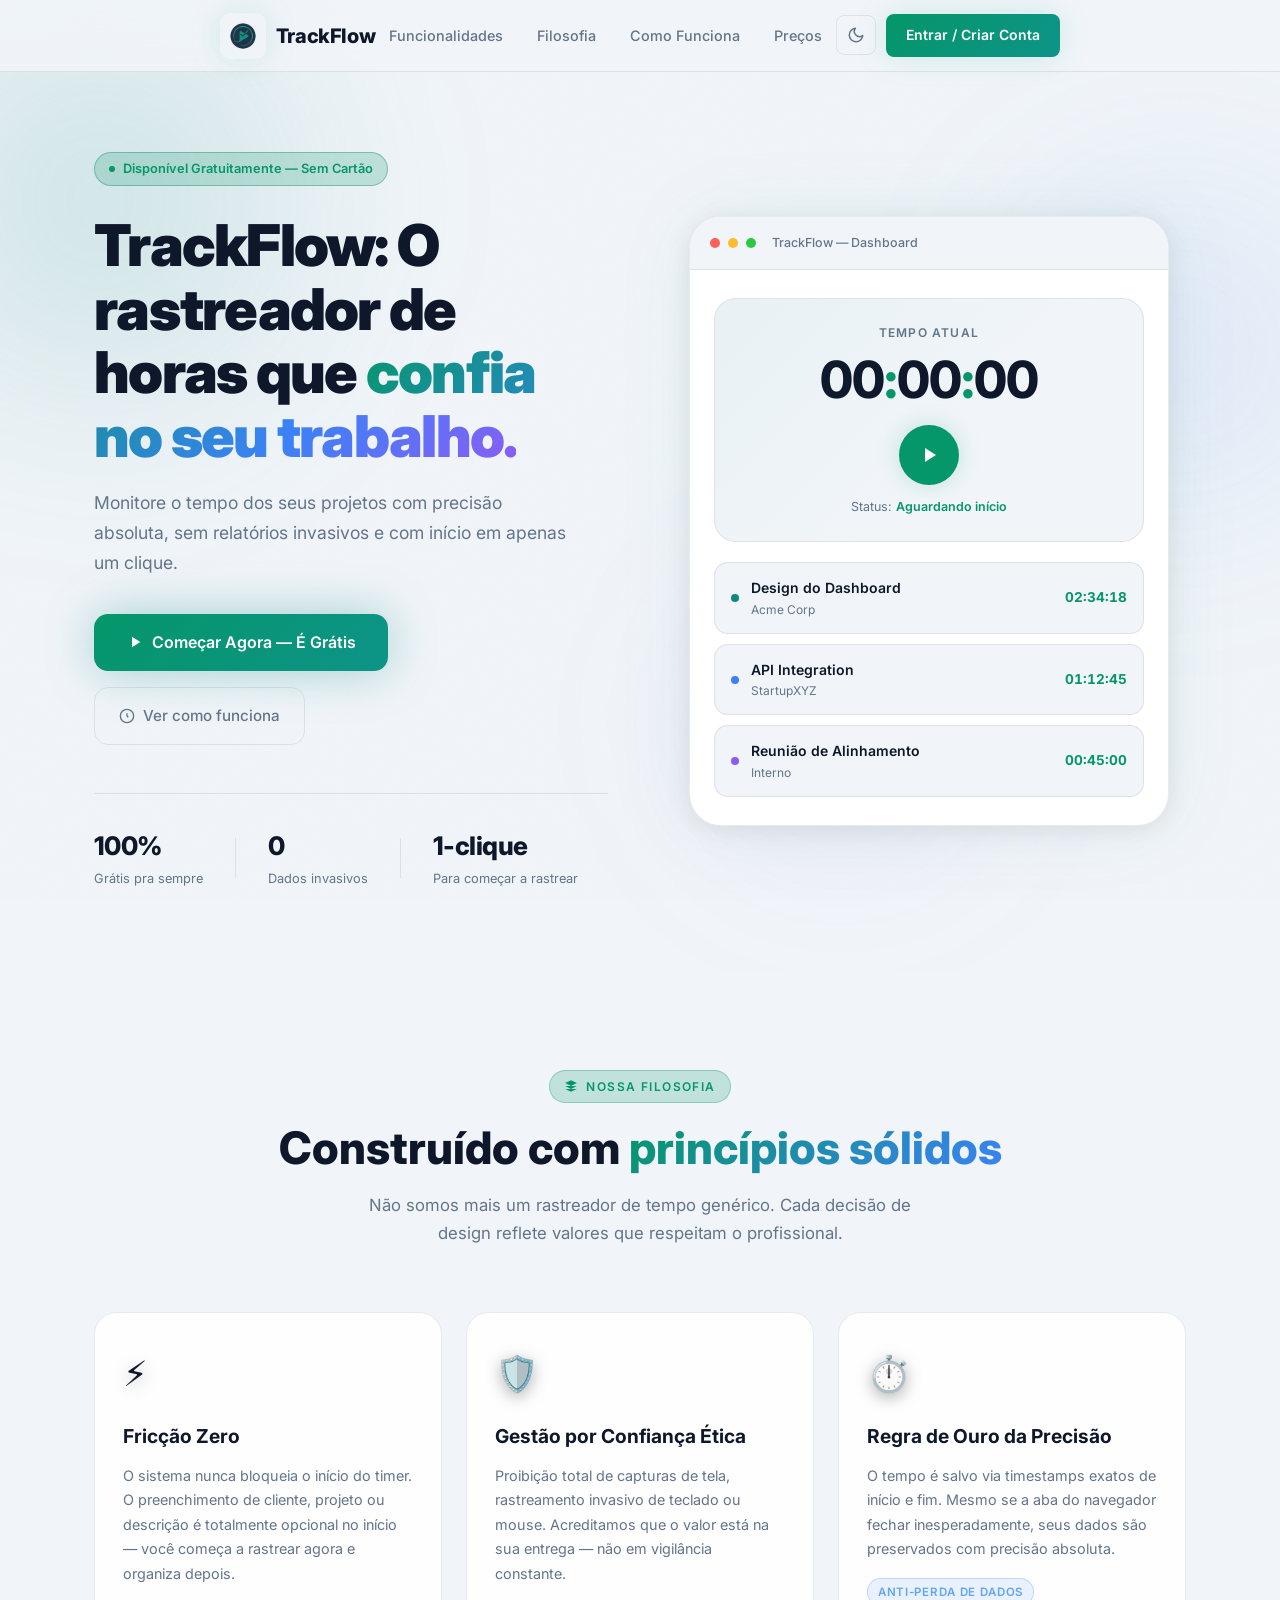
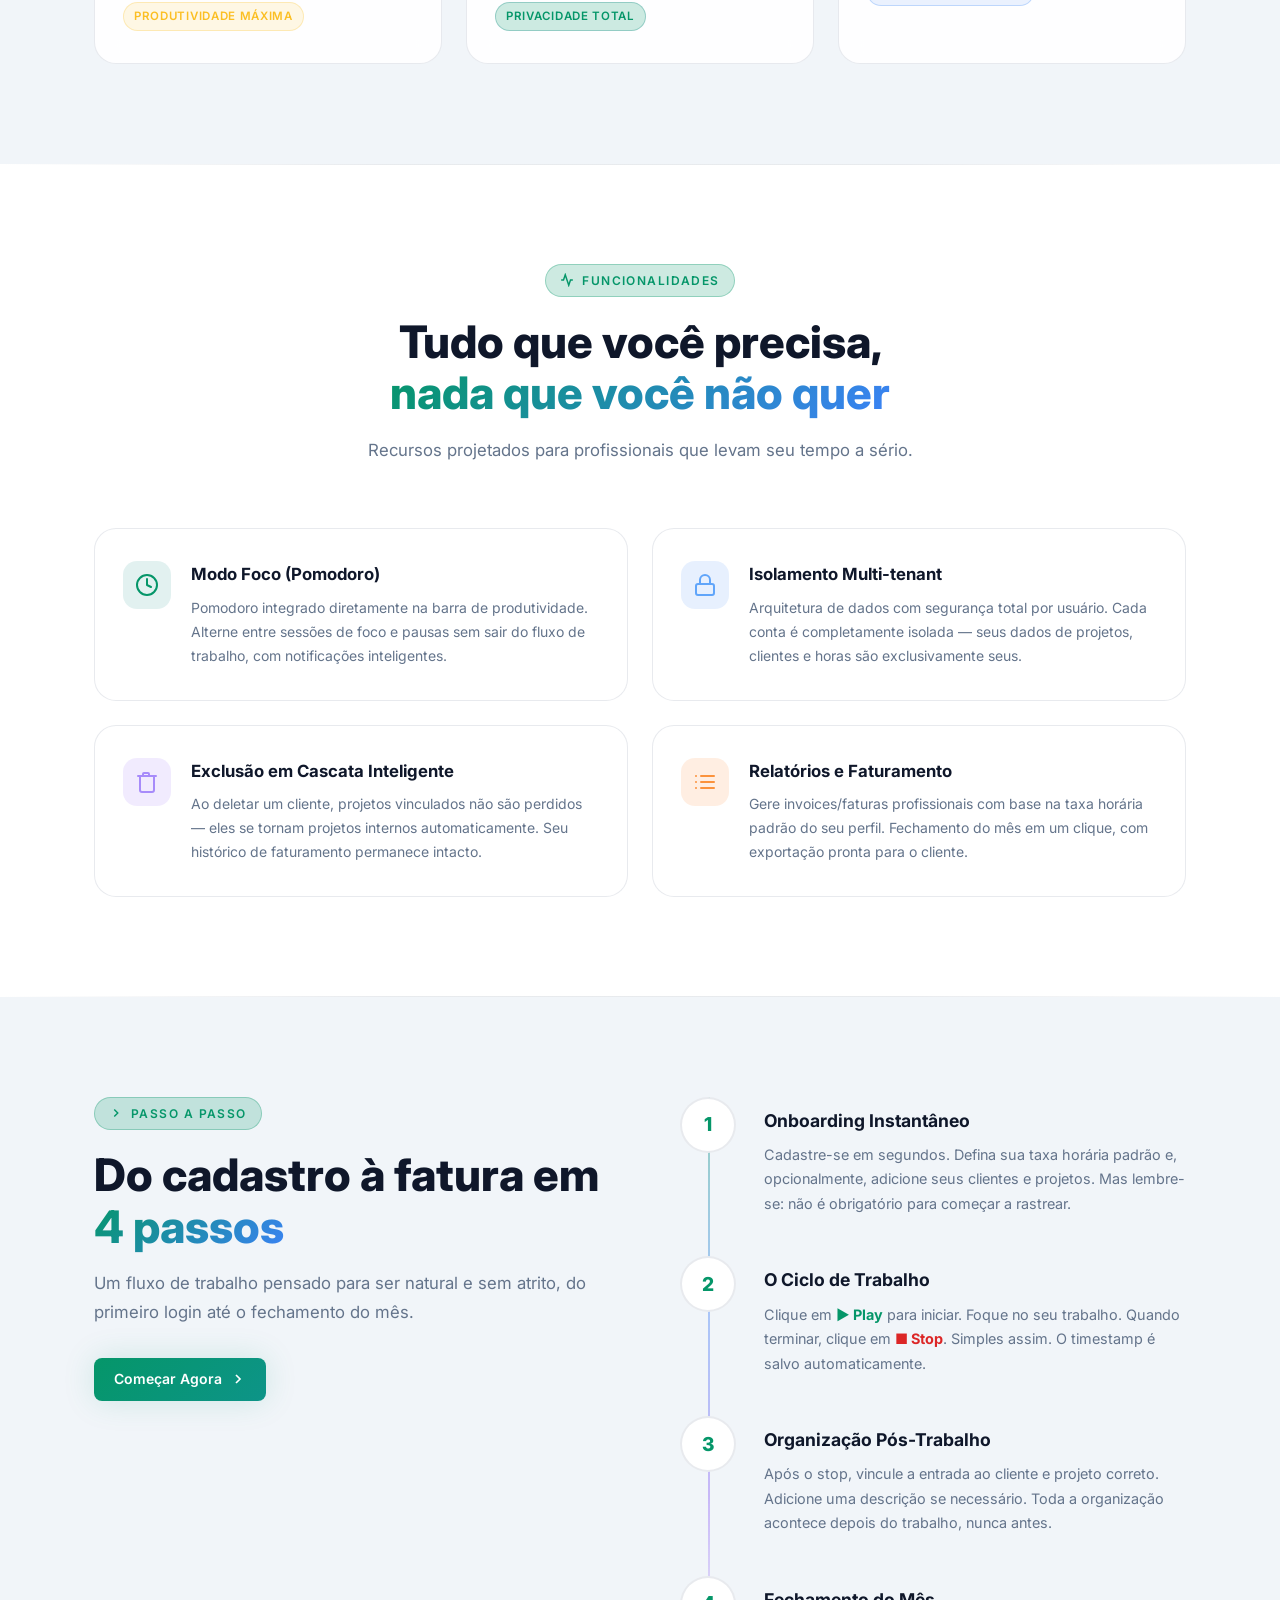
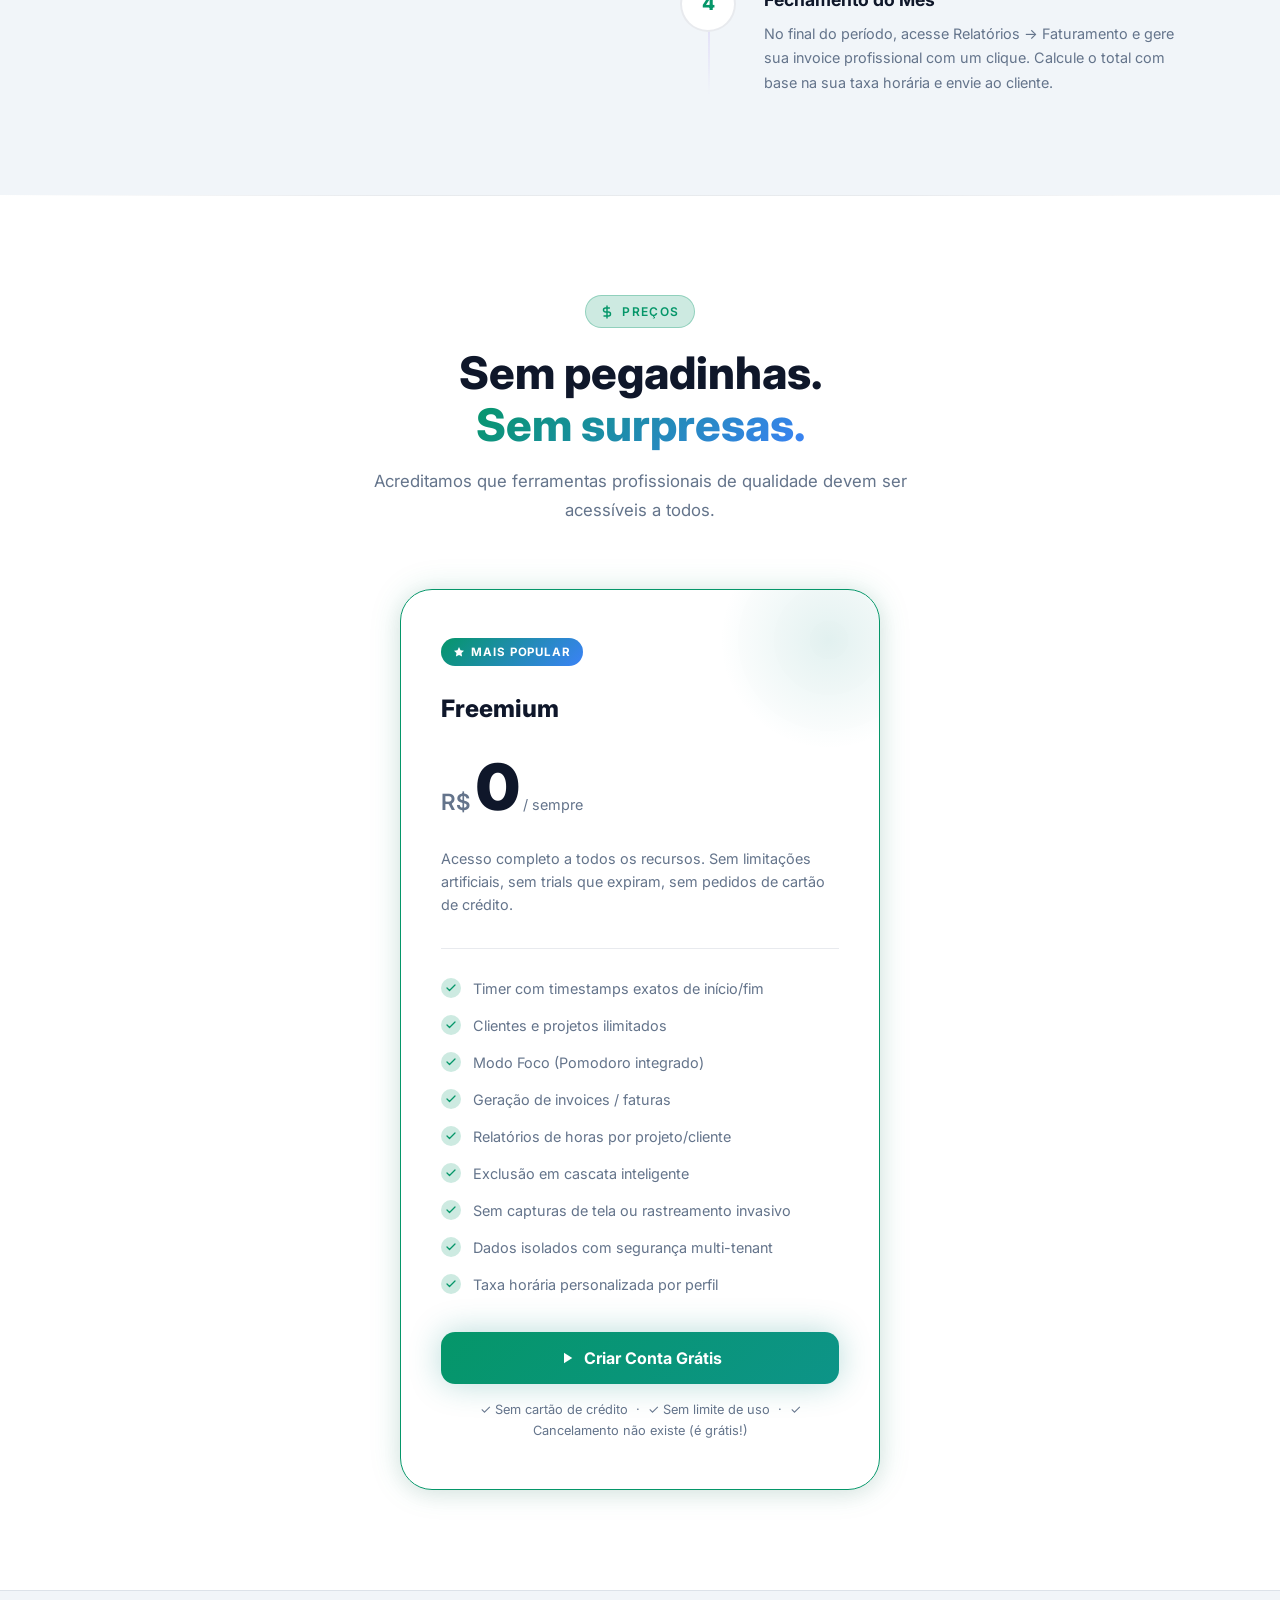
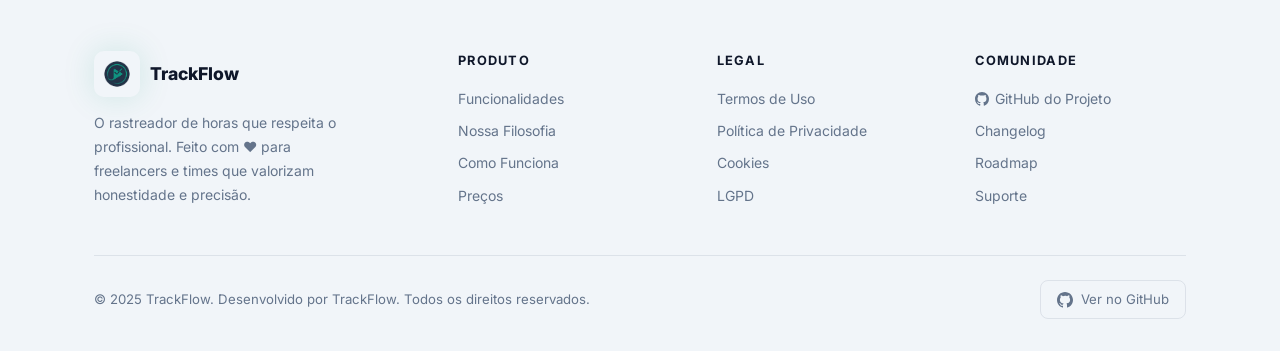
<file: public/index.html>
<!doctype html>
<html lang="pt-BR" data-theme="dark">
  <head>
    <meta charset="UTF-8" />
    <meta name="viewport" content="width=device-width, initial-scale=1.0" />
    <meta
      name="description"
      content="TrackFlow — O rastreador de horas que confia no seu trabalho. Monitore o tempo dos seus projetos com precisão absoluta, sem relatórios invasivos e com início em apenas um clique."
    />
    <meta
      name="keywords"
      content="time tracking, rastreador de horas, produtividade, freelancer, projetos, faturamento"
    />
    <meta name="author" content="Victor Hugo Gutierrez" />
    <meta
      property="og:title"
      content="TrackFlow — Rastreador de Horas Profissional"
    />
    <meta
      property="og:description"
      content="Monitore o tempo dos seus projetos com precisão absoluta, sem relatórios invasivos."
    />
    <title>TrackFlow — O rastreador de horas que confia no seu trabalho</title>

    <link rel="preconnect" href="https://fonts.googleapis.com" />
    <link rel="preconnect" href="https://fonts.gstatic.com" crossorigin />
    <link
      href="https://fonts.googleapis.com/css2?family=Inter:wght@300;400;500;600;700;800;900&display=swap"
      rel="stylesheet"
    />
    <link rel="stylesheet" href="css/style.css" />
    <link rel="icon" type="image/png" href="images/Trackflow.png" />
  </head>

  <body>
    <header id="header" role="banner">
      <div class="container">
        <nav
          class="nav-inner"
          role="navigation"
          aria-label="Navegação principal"
        >
          <a
            href="#hero"
            class="nav-logo"
            aria-label="TrackFlow - Página inicial"
          >
            <div class="nav-logo-icon" aria-hidden="true">
              <img src="images/Trackflow.png" alt="ícone Trackflow" />
            </div>
            TrackFlow
          </a>

          <ul class="nav-links" role="list">
            <li><a href="#funcionalidades">Funcionalidades</a></li>
            <li><a href="#filosofia">Filosofia</a></li>
            <li><a href="#como-funciona">Como Funciona</a></li>
            <li><a href="#precos">Preços</a></li>
          </ul>

          <div class="nav-actions">
            <button
              id="theme-toggle"
              aria-label="Alternar tema claro/escuro"
              title="Alternar tema"
            >
              <svg
                id="icon-sun"
                viewBox="0 0 24 24"
                fill="none"
                stroke="currentColor"
                stroke-width="2"
                stroke-linecap="round"
                stroke-linejoin="round"
                aria-hidden="true"
              >
                <circle cx="12" cy="12" r="5" />
                <line x1="12" y1="1" x2="12" y2="3" />
                <line x1="12" y1="21" x2="12" y2="23" />
                <line x1="4.22" y1="4.22" x2="5.64" y2="5.64" />
                <line x1="18.36" y1="18.36" x2="19.78" y2="19.78" />
                <line x1="1" y1="12" x2="3" y2="12" />
                <line x1="21" y1="12" x2="23" y2="12" />
                <line x1="4.22" y1="19.78" x2="5.64" y2="18.36" />
                <line x1="18.36" y1="5.64" x2="19.78" y2="4.22" />
              </svg>
              <svg
                id="icon-moon"
                viewBox="0 0 24 24"
                fill="none"
                stroke="currentColor"
                stroke-width="2"
                stroke-linecap="round"
                stroke-linejoin="round"
                aria-hidden="true"
                class="d-none"
              >
                <path d="M21 12.79A9 9 0 1 1 11.21 3 7 7 0 0 0 21 12.79z" />
              </svg>
            </button>

            <a href="./login.html" class="btn-cta nav-cta" id="nav-cta">
              Entrar / Criar Conta
            </a>

            <button
              class="hamburger"
              id="hamburger"
              aria-label="Abrir menu"
              aria-expanded="false"
              aria-controls="mobile-menu"
            >
              <span></span>
              <span></span>
              <span></span>
            </button>
          </div>
        </nav>
      </div>
    </header>

    <nav
      id="mobile-menu"
      class="mobile-menu"
      role="navigation"
      aria-label="Menu mobile"
      aria-hidden="true"
    >
      <a href="#funcionalidades">Funcionalidades</a>
      <a href="#filosofia">Filosofia</a>
      <a href="#como-funciona">Como Funciona</a>
      <a href="#precos">Preços</a>
      <a href="#precos" class="btn-cta"> Entrar / Criar Conta </a>
    </nav>

    <main>
      <section id="hero" aria-labelledby="hero-title">
        <div class="hero-blob hero-blob-1" aria-hidden="true"></div>
        <div class="hero-blob hero-blob-2" aria-hidden="true"></div>
        <div class="hero-blob hero-blob-3" aria-hidden="true"></div>

        <div class="container">
          <div class="hero-inner">
            <div class="hero-content">
              <div class="hero-badge" aria-label="Disponível gratuitamente">
                <span class="hero-badge-dot" aria-hidden="true"></span>
                Disponível Gratuitamente — Sem Cartão
              </div>

              <h1 class="hero-title" id="hero-title">
                TrackFlow: O rastreador de horas que
                <span class="highlight">confia no seu trabalho.</span>
              </h1>

              <p class="hero-subtitle">
                Monitore o tempo dos seus projetos com precisão absoluta, sem
                relatórios invasivos e com início em apenas um clique.
              </p>

              <div class="hero-cta-group">
                <a
                  href="#precos"
                  class="btn-cta btn-cta-large"
                  id="hero-cta-btn"
                >
                  <svg
                    width="18"
                    height="18"
                    viewBox="0 0 24 24"
                    fill="currentColor"
                    aria-hidden="true"
                  >
                    <path d="M8 5v14l11-7z" />
                  </svg>
                  Começar Agora — É Grátis
                </a>
                <a href="#como-funciona" class="btn-secondary">
                  <svg
                    width="16"
                    height="16"
                    viewBox="0 0 24 24"
                    fill="none"
                    stroke="currentColor"
                    stroke-width="2"
                    aria-hidden="true"
                  >
                    <circle cx="12" cy="12" r="10" />
                    <polyline points="12,8 12,12 14,14" />
                  </svg>
                  Ver como funciona
                </a>
              </div>

              <div
                class="hero-stats"
                role="list"
                aria-label="Estatísticas do produto"
              >
                <div class="hero-stat" role="listitem">
                  <div class="hero-stat-num">100%</div>
                  <div class="hero-stat-label">Grátis pra sempre</div>
                </div>
                <div class="stat-divider" aria-hidden="true"></div>
                <div class="hero-stat" role="listitem">
                  <div class="hero-stat-num">0</div>
                  <div class="hero-stat-label">Dados invasivos</div>
                </div>
                <div class="stat-divider" aria-hidden="true"></div>
                <div class="hero-stat" role="listitem">
                  <div class="hero-stat-num">1-clique</div>
                  <div class="hero-stat-label">Para começar a rastrear</div>
                </div>
              </div>
            </div>

            <div class="hero-mockup" aria-hidden="true">
              <div class="mockup-glow"></div>
              <div class="app-window">
                <div class="app-window-bar">
                  <span class="window-dot red"></span>
                  <span class="window-dot yellow"></span>
                  <span class="window-dot green"></span>
                  <span class="window-title">TrackFlow — Dashboard</span>
                </div>
                <div class="app-content">
                  <div class="timer-widget">
                    <div class="timer-label">Tempo Atual</div>
                    <div
                      class="timer-display"
                      id="mockup-timer"
                      aria-live="polite"
                    >
                      <span id="timer-h">00</span><span class="colon">:</span
                      ><span id="timer-m">00</span><span class="colon">:</span
                      ><span id="timer-s">00</span>
                    </div>
                    <button
                      class="timer-btn"
                      id="mockup-play-btn"
                      aria-label="Iniciar ou parar cronômetro"
                    >
                      <svg
                        id="play-icon"
                        viewBox="0 0 24 24"
                        aria-hidden="true"
                      >
                        <path d="M8 5v14l11-7z" />
                      </svg>
                      <svg
                        id="stop-icon"
                        viewBox="0 0 24 24"
                        aria-hidden="true"
                        class="d-none"
                      >
                        <rect x="6" y="6" width="12" height="12" />
                      </svg>
                    </button>
                    <div class="timer-status" id="timer-status">
                      Status: <span>Aguardando início</span>
                    </div>
                  </div>

                  <div
                    class="project-list"
                    role="list"
                    aria-label="Entradas de tempo recentes"
                  >
                    <div class="project-item" role="listitem">
                      <div class="project-info">
                        <div class="project-color bg-teal"></div>
                        <div>
                          <div class="project-name">Design do Dashboard</div>
                          <div class="project-client">Acme Corp</div>
                        </div>
                      </div>
                      <div class="project-time">02:34:18</div>
                    </div>
                    <div class="project-item" role="listitem">
                      <div class="project-info">
                        <div class="project-color bg-blue"></div>
                        <div>
                          <div class="project-name">API Integration</div>
                          <div class="project-client">StartupXYZ</div>
                        </div>
                      </div>
                      <div class="project-time">01:12:45</div>
                    </div>
                    <div class="project-item" role="listitem">
                      <div class="project-info">
                        <div class="project-color bg-purple"></div>
                        <div>
                          <div class="project-name">Reunião de Alinhamento</div>
                          <div class="project-client">Interno</div>
                        </div>
                      </div>
                      <div class="project-time">00:45:00</div>
                    </div>
                  </div>
                </div>
              </div>
            </div>
          </div>
        </div>
      </section>

      <section id="filosofia" aria-labelledby="filosofia-title">
        <div class="container">
          <header class="section-header reveal">
            <div class="section-label" aria-hidden="true">
              <svg
                width="14"
                height="14"
                viewBox="0 0 24 24"
                fill="currentColor"
              >
                <path
                  d="M12 2L2 7l10 5 10-5-10-5zM2 17l10 5 10-5M2 12l10 5 10-5"
                />
              </svg>
              Nossa Filosofia
            </div>
            <h2 class="section-title" id="filosofia-title">
              Construído com
              <span class="gradient-text">princípios sólidos</span>
            </h2>
            <p class="section-sub">
              Não somos mais um rastreador de tempo genérico. Cada decisão de
              design reflete valores que respeitam o profissional.
            </p>
          </header>

          <div class="philosophy-grid">
            <article class="phil-card reveal reveal-delay-1">
              <span class="phil-icon" role="img" aria-label="Raio elétrico"
                >⚡</span
              >
              <h3 class="phil-title">Fricção Zero</h3>
              <p class="phil-desc">
                O sistema nunca bloqueia o início do timer. O preenchimento de
                cliente, projeto ou descrição é totalmente opcional no início —
                você começa a rastrear agora e organiza depois.
              </p>
              <span class="phil-tag yellow">Produtividade Máxima</span>
            </article>

            <article class="phil-card reveal reveal-delay-2">
              <span class="phil-icon" role="img" aria-label="Escudo">🛡️</span>
              <h3 class="phil-title">Gestão por Confiança Ética</h3>
              <p class="phil-desc">
                Proibição total de capturas de tela, rastreamento invasivo de
                teclado ou mouse. Acreditamos que o valor está na sua entrega —
                não em vigilância constante.
              </p>
              <span class="phil-tag green">Privacidade Total</span>
            </article>

            <article class="phil-card reveal reveal-delay-3">
              <span class="phil-icon" role="img" aria-label="Cronômetro"
                >⏱️</span
              >
              <h3 class="phil-title">Regra de Ouro da Precisão</h3>
              <p class="phil-desc">
                O tempo é salvo via timestamps exatos de início e fim. Mesmo se
                a aba do navegador fechar inesperadamente, seus dados são
                preservados com precisão absoluta.
              </p>
              <span class="phil-tag blue">Anti-perda de Dados</span>
            </article>
          </div>
        </div>
      </section>

      <section id="funcionalidades" aria-labelledby="funcionalidades-title">
        <div class="container">
          <header class="section-header reveal">
            <div class="section-label" aria-hidden="true">
              <svg
                width="14"
                height="14"
                viewBox="0 0 24 24"
                fill="none"
                stroke="currentColor"
                stroke-width="2.5"
              >
                <polyline points="22 12 18 12 15 21 9 3 6 12 2 12" />
              </svg>
              Funcionalidades
            </div>
            <h2 class="section-title" id="funcionalidades-title">
              Tudo que você precisa,<br /><span class="gradient-text"
                >nada que você não quer</span
              >
            </h2>
            <p class="section-sub">
              Recursos projetados para profissionais que levam seu tempo a
              sério.
            </p>
          </header>

          <div class="features-grid">
            <article class="feature-card reveal reveal-delay-1">
              <div class="feature-icon-wrap feat-teal" aria-hidden="true">
                <svg
                  viewBox="0 0 24 24"
                  fill="none"
                  stroke="currentColor"
                  stroke-width="2"
                  stroke-linecap="round"
                  stroke-linejoin="round"
                >
                  <circle cx="12" cy="12" r="10" />
                  <polyline points="12,6 12,12 16,14" />
                </svg>
              </div>
              <div class="feature-body">
                <h3 class="feature-title">Modo Foco (Pomodoro)</h3>
                <p class="feature-desc">
                  Pomodoro integrado diretamente na barra de produtividade.
                  Alterne entre sessões de foco e pausas sem sair do fluxo de
                  trabalho, com notificações inteligentes.
                </p>
              </div>
            </article>

            <article class="feature-card reveal reveal-delay-2">
              <div class="feature-icon-wrap feat-blue" aria-hidden="true">
                <svg
                  viewBox="0 0 24 24"
                  fill="none"
                  stroke="currentColor"
                  stroke-width="2"
                  stroke-linecap="round"
                  stroke-linejoin="round"
                >
                  <rect x="3" y="11" width="18" height="11" rx="2" ry="2" />
                  <path d="M7 11V7a5 5 0 0 1 10 0v4" />
                </svg>
              </div>
              <div class="feature-body">
                <h3 class="feature-title">Isolamento Multi-tenant</h3>
                <p class="feature-desc">
                  Arquitetura de dados com segurança total por usuário. Cada
                  conta é completamente isolada — seus dados de projetos,
                  clientes e horas são exclusivamente seus.
                </p>
              </div>
            </article>

            <article class="feature-card reveal reveal-delay-1">
              <div class="feature-icon-wrap feat-purple" aria-hidden="true">
                <svg
                  viewBox="0 0 24 24"
                  fill="none"
                  stroke="currentColor"
                  stroke-width="2"
                  stroke-linecap="round"
                  stroke-linejoin="round"
                >
                  <polyline points="3 6 5 6 21 6" />
                  <path
                    d="M19 6v14a2 2 0 0 1-2 2H7a2 2 0 0 1-2-2V6m3 0V4a1 1 0 0 1 1-1h4a1 1 0 0 1 1 1v2"
                  />
                </svg>
              </div>
              <div class="feature-body">
                <h3 class="feature-title">Exclusão em Cascata Inteligente</h3>
                <p class="feature-desc">
                  Ao deletar um cliente, projetos vinculados não são perdidos —
                  eles se tornam projetos internos automaticamente. Seu
                  histórico de faturamento permanece intacto.
                </p>
              </div>
            </article>

            <article class="feature-card reveal reveal-delay-2">
              <div class="feature-icon-wrap feat-orange" aria-hidden="true">
                <svg
                  viewBox="0 0 24 24"
                  fill="none"
                  stroke="currentColor"
                  stroke-width="2"
                  stroke-linecap="round"
                  stroke-linejoin="round"
                >
                  <line x1="8" y1="6" x2="21" y2="6" />
                  <line x1="8" y1="12" x2="21" y2="12" />
                  <line x1="8" y1="18" x2="21" y2="18" />
                  <line x1="3" y1="6" x2="3.01" y2="6" />
                  <line x1="3" y1="12" x2="3.01" y2="12" />
                  <line x1="3" y1="18" x2="3.01" y2="18" />
                </svg>
              </div>
              <div class="feature-body">
                <h3 class="feature-title">Relatórios e Faturamento</h3>
                <p class="feature-desc">
                  Gere invoices/faturas profissionais com base na taxa horária
                  padrão do seu perfil. Fechamento do mês em um clique, com
                  exportação pronta para o cliente.
                </p>
              </div>
            </article>
          </div>
        </div>
      </section>

      <section id="como-funciona" aria-labelledby="como-funciona-title">
        <div class="container">
          <div class="how-it-works-grid">
            <header class="reveal sticky-header-120">
              <div class="section-label" aria-hidden="true">
                <svg
                  width="14"
                  height="14"
                  viewBox="0 0 24 24"
                  fill="none"
                  stroke="currentColor"
                  stroke-width="2.5"
                >
                  <polyline points="9 18 15 12 9 6" />
                </svg>
                Passo a Passo
              </div>
              <h2 class="section-title" id="como-funciona-title">
                Do cadastro à fatura em
                <span class="gradient-text">4 passos</span>
              </h2>
              <p class="section-sub mb-32">
                Um fluxo de trabalho pensado para ser natural e sem atrito, do
                primeiro login até o fechamento do mês.
              </p>
              <a href="#precos" class="btn-cta d-inline-flex">
                Começar Agora
                <svg
                  width="16"
                  height="16"
                  viewBox="0 0 24 24"
                  fill="none"
                  stroke="currentColor"
                  stroke-width="2.5"
                  aria-hidden="true"
                >
                  <polyline points="9 18 15 12 9 6" />
                </svg>
              </a>
            </header>

            <div class="timeline" aria-label="Como funciona o TrackFlow">
              <article class="timeline-item reveal">
                <div class="timeline-node" aria-label="Passo 1">1</div>
                <div class="timeline-body">
                  <h3 class="timeline-title">Onboarding Instantâneo</h3>
                  <p class="timeline-desc">
                    Cadastre-se em segundos. Defina sua taxa horária padrão e,
                    opcionalmente, adicione seus clientes e projetos. Mas
                    lembre-se: não é obrigatório para começar a rastrear.
                  </p>
                </div>
              </article>

              <article class="timeline-item reveal reveal-delay-1">
                <div class="timeline-node" aria-label="Passo 2">2</div>
                <div class="timeline-body">
                  <h3 class="timeline-title">O Ciclo de Trabalho</h3>
                  <p class="timeline-desc">
                    Clique em
                    <strong class="text-play">▶ Play</strong>
                    para iniciar. Foque no seu trabalho. Quando terminar, clique
                    em <strong class="text-stop">■ Stop</strong>. Simples assim.
                    O timestamp é salvo automaticamente.
                  </p>
                </div>
              </article>

              <article class="timeline-item reveal reveal-delay-2">
                <div class="timeline-node" aria-label="Passo 3">3</div>
                <div class="timeline-body">
                  <h3 class="timeline-title">Organização Pós-Trabalho</h3>
                  <p class="timeline-desc">
                    Após o stop, vincule a entrada ao cliente e projeto correto.
                    Adicione uma descrição se necessário. Toda a organização
                    acontece depois do trabalho, nunca antes.
                  </p>
                </div>
              </article>

              <article class="timeline-item reveal reveal-delay-3">
                <div class="timeline-node" aria-label="Passo 4">4</div>
                <div class="timeline-body">
                  <h3 class="timeline-title">Fechamento do Mês</h3>
                  <p class="timeline-desc">
                    No final do período, acesse Relatórios → Faturamento e gere
                    sua invoice profissional com um clique. Calcule o total com
                    base na sua taxa horária e envie ao cliente.
                  </p>
                </div>
              </article>
            </div>
          </div>
        </div>
      </section>

      <section id="precos" aria-labelledby="precos-title">
        <div class="container">
          <header class="section-header reveal">
            <div class="section-label" aria-hidden="true">
              <svg
                width="14"
                height="14"
                viewBox="0 0 24 24"
                fill="none"
                stroke="currentColor"
                stroke-width="2.5"
              >
                <line x1="12" y1="1" x2="12" y2="23" />
                <path d="M17 5H9.5a3.5 3.5 0 0 0 0 7h5a3.5 3.5 0 0 1 0 7H6" />
              </svg>
              Preços
            </div>
            <h2 class="section-title" id="precos-title">
              Sem pegadinhas.<br /><span class="gradient-text"
                >Sem surpresas.</span
              >
            </h2>
            <p class="section-sub">
              Acreditamos que ferramentas profissionais de qualidade devem ser
              acessíveis a todos.
            </p>
          </header>

          <div class="pricing-wrapper">
            <div class="pricing-card reveal">
              <div class="pricing-badge">
                <svg
                  width="12"
                  height="12"
                  viewBox="0 0 24 24"
                  fill="currentColor"
                  aria-hidden="true"
                >
                  <path
                    d="M12 2l3.09 6.26L22 9.27l-5 4.87 1.18 6.88L12 17.77l-6.18 3.25L7 14.14 2 9.27l6.91-1.01L12 2z"
                  />
                </svg>
                Mais Popular
              </div>
              <h3 class="pricing-plan-name">Freemium</h3>
              <div class="pricing-price-wrap">
                <span class="pricing-currency">R$</span>
                <span class="pricing-price">0</span>
                <span class="pricing-period">/ sempre</span>
              </div>
              <p class="pricing-desc">
                Acesso completo a todos os recursos. Sem limitações artificiais,
                sem trials que expiram, sem pedidos de cartão de crédito.
              </p>
              <div class="pricing-divider" aria-hidden="true"></div>
              <ul
                class="pricing-features"
                role="list"
                aria-label="Recursos incluídos"
              >
                <li class="pricing-feature">
                  <div class="pricing-check" aria-hidden="true">
                    <svg
                      viewBox="0 0 24 24"
                      fill="none"
                      stroke-width="2.5"
                      stroke-linecap="round"
                      stroke-linejoin="round"
                    >
                      <polyline points="20 6 9 17 4 12" />
                    </svg>
                  </div>
                  Timer com timestamps exatos de início/fim
                </li>
                <li class="pricing-feature">
                  <div class="pricing-check" aria-hidden="true">
                    <svg
                      viewBox="0 0 24 24"
                      fill="none"
                      stroke-width="2.5"
                      stroke-linecap="round"
                      stroke-linejoin="round"
                    >
                      <polyline points="20 6 9 17 4 12" />
                    </svg>
                  </div>
                  Clientes e projetos ilimitados
                </li>
                <li class="pricing-feature">
                  <div class="pricing-check" aria-hidden="true">
                    <svg
                      viewBox="0 0 24 24"
                      fill="none"
                      stroke-width="2.5"
                      stroke-linecap="round"
                      stroke-linejoin="round"
                    >
                      <polyline points="20 6 9 17 4 12" />
                    </svg>
                  </div>
                  Modo Foco (Pomodoro integrado)
                </li>
                <li class="pricing-feature">
                  <div class="pricing-check" aria-hidden="true">
                    <svg
                      viewBox="0 0 24 24"
                      fill="none"
                      stroke-width="2.5"
                      stroke-linecap="round"
                      stroke-linejoin="round"
                    >
                      <polyline points="20 6 9 17 4 12" />
                    </svg>
                  </div>
                  Geração de invoices / faturas
                </li>
                <li class="pricing-feature">
                  <div class="pricing-check" aria-hidden="true">
                    <svg
                      viewBox="0 0 24 24"
                      fill="none"
                      stroke-width="2.5"
                      stroke-linecap="round"
                      stroke-linejoin="round"
                    >
                      <polyline points="20 6 9 17 4 12" />
                    </svg>
                  </div>
                  Relatórios de horas por projeto/cliente
                </li>
                <li class="pricing-feature">
                  <div class="pricing-check" aria-hidden="true">
                    <svg
                      viewBox="0 0 24 24"
                      fill="none"
                      stroke-width="2.5"
                      stroke-linecap="round"
                      stroke-linejoin="round"
                    >
                      <polyline points="20 6 9 17 4 12" />
                    </svg>
                  </div>
                  Exclusão em cascata inteligente
                </li>
                <li class="pricing-feature">
                  <div class="pricing-check" aria-hidden="true">
                    <svg
                      viewBox="0 0 24 24"
                      fill="none"
                      stroke-width="2.5"
                      stroke-linecap="round"
                      stroke-linejoin="round"
                    >
                      <polyline points="20 6 9 17 4 12" />
                    </svg>
                  </div>
                  Sem capturas de tela ou rastreamento invasivo
                </li>
                <li class="pricing-feature">
                  <div class="pricing-check" aria-hidden="true">
                    <svg
                      viewBox="0 0 24 24"
                      fill="none"
                      stroke-width="2.5"
                      stroke-linecap="round"
                      stroke-linejoin="round"
                    >
                      <polyline points="20 6 9 17 4 12" />
                    </svg>
                  </div>
                  Dados isolados com segurança multi-tenant
                </li>
                <li class="pricing-feature">
                  <div class="pricing-check" aria-hidden="true">
                    <svg
                      viewBox="0 0 24 24"
                      fill="none"
                      stroke-width="2.5"
                      stroke-linecap="round"
                      stroke-linejoin="round"
                    >
                      <polyline points="20 6 9 17 4 12" />
                    </svg>
                  </div>
                  Taxa horária personalizada por perfil
                </li>
              </ul>

              <button
                class="pricing-cta"
                id="pricing-cta-btn"
                onclick="window.location.href = '#'"
              >
                <svg
                  width="18"
                  height="18"
                  viewBox="0 0 24 24"
                  fill="currentColor"
                  aria-hidden="true"
                >
                  <path d="M8 5v14l11-7z" />
                </svg>
                Criar Conta Grátis
              </button>
              <p
                class="pricing-note"
                aria-label="Sem necessidade de cartão de crédito"
              >
                ✓ Sem cartão de crédito &nbsp;·&nbsp; ✓ Sem limite de uso
                &nbsp;·&nbsp; ✓ Cancelamento não existe (é grátis!)
              </p>
            </div>
          </div>
        </div>
      </section>
    </main>

    <footer id="footer" role="contentinfo">
      <div class="container">
        <div class="footer-inner">
          <div class="footer-brand">
            <div class="footer-logo">
              <div class="nav-logo-icon" aria-hidden="true">
                <img src="images/Trackflow.png" alt="ícone Trackflow" />
              </div>
              TrackFlow
            </div>
            <p class="footer-tagline">
              O rastreador de horas que respeita o profissional. Feito com ❤️
              para freelancers e times que valorizam honestidade e precisão.
            </p>
          </div>

          <div>
            <h4 class="footer-col-title">Produto</h4>
            <ul class="footer-links" role="list">
              <li><a href="#funcionalidades">Funcionalidades</a></li>
              <li><a href="#filosofia">Nossa Filosofia</a></li>
              <li><a href="#como-funciona">Como Funciona</a></li>
              <li><a href="#precos">Preços</a></li>
            </ul>
          </div>

          <div>
            <h4 class="footer-col-title">Legal</h4>
            <ul class="footer-links" role="list">
              <li><a href="#">Termos de Uso</a></li>
              <li><a href="#">Política de Privacidade</a></li>
              <li><a href="#">Cookies</a></li>
              <li><a href="#">LGPD</a></li>
            </ul>
          </div>

          <div>
            <h4 class="footer-col-title">Comunidade</h4>
            <ul class="footer-links" role="list">
              <li>
                <a
                  href="https://github.com/VictorHugoGutierrez/TrackFlow"
                  target="_blank"
                  rel="noopener noreferrer"
                  aria-label="GitHub do projeto TrackFlow"
                >
                  <svg
                    width="14"
                    height="14"
                    viewBox="0 0 24 24"
                    fill="currentColor"
                    aria-hidden="true"
                  >
                    <path
                      d="M12 0C5.374 0 0 5.373 0 12c0 5.302 3.438 9.8 8.207 11.387.599.111.793-.261.793-.577v-2.234c-3.338.726-4.033-1.416-4.033-1.416-.546-1.387-1.333-1.756-1.333-1.756-1.089-.745.083-.729.083-.729 1.205.084 1.839 1.237 1.839 1.237 1.07 1.834 2.807 1.304 3.492.997.107-.775.418-1.305.762-1.604-2.665-.305-5.467-1.334-5.467-5.931 0-1.311.469-2.381 1.236-3.221-.124-.303-.535-1.524.117-3.176 0 0 1.008-.322 3.301 1.23A11.509 11.509 0 0 1 12 5.803c1.02.005 2.047.138 3.006.404 2.291-1.552 3.297-1.23 3.297-1.23.653 1.653.242 2.874.118 3.176.77.84 1.235 1.911 1.235 3.221 0 4.609-2.807 5.624-5.479 5.921.43.372.823 1.102.823 2.222v3.293c0 .319.192.694.801.576C20.566 21.797 24 17.3 24 12c0-6.627-5.373-12-12-12z"
                    />
                  </svg>
                  GitHub do Projeto
                </a>
              </li>
              <li><a href="#">Changelog</a></li>
              <li><a href="#">Roadmap</a></li>
              <li><a href="#">Suporte</a></li>
            </ul>
          </div>
        </div>

        <div class="footer-bottom">
          <p class="footer-copy">
            © 2025 TrackFlow. Desenvolvido por TrackFlow. Todos os direitos
            reservados.
          </p>
          <a
            href="https://github.com/VictorHugoGutierrez/TrackFlow"
            target="_blank"
            rel="noopener noreferrer"
            class="footer-gh"
            aria-label="Ver código no GitHub"
          >
            <svg viewBox="0 0 24 24" fill="currentColor" aria-hidden="true">
              <path
                d="M12 0C5.374 0 0 5.373 0 12c0 5.302 3.438 9.8 8.207 11.387.599.111.793-.261.793-.577v-2.234c-3.338.726-4.033-1.416-4.033-1.416-.546-1.387-1.333-1.756-1.333-1.756-1.089-.745.083-.729.083-.729 1.205.084 1.839 1.237 1.839 1.237 1.07 1.834 2.807 1.304 3.492.997.107-.775.418-1.305.762-1.604-2.665-.305-5.467-1.334-5.467-5.931 0-1.311.469-2.381 1.236-3.221-.124-.303-.535-1.524.117-3.176 0 0 1.008-.322 3.301 1.23A11.509 11.509 0 0 1 12 5.803c1.02.005 2.047.138 3.006.404 2.291-1.552 3.297-1.23 3.297-1.23.653 1.653.242 2.874.118 3.176.77.84 1.235 1.911 1.235 3.221 0 4.609-2.807 5.624-5.479 5.921.43.372.823 1.102.823 2.222v3.293c0 .319.192.694.801.576C20.566 21.797 24 17.3 24 12c0-6.627-5.373-12-12-12z"
              />
            </svg>
            Ver no GitHub
          </a>
        </div>
      </div>
    </footer>
    <div vw class="enabled">
      <div vw-access-button class="active"></div>
      <div vw-plugin-wrapper>
        <div class="vw-plugin-top-wrapper"></div>
      </div>
    </div>
    <script src="https://vlibras.gov.br/app/vlibras-plugin.js"></script>
    <script>
      new window.VLibras.Widget("https://vlibras.gov.br/app");
    </script>
    <script src="js/script.js"></script>
  </body>
</html>
</file>
<file: public/css/style.css>
:root {
  --bg-primary: #0f172a;
  --bg-secondary: #1e293b;
  --text-main: #f8fafc;
  --text-sub: #94a3b8;
  --play-color: #108981;
  --stop-color: #ef4444;
  --play-color-glow: rgba(16, 137, 129, 0.35);
  --stop-color-glow: rgba(239, 68, 68, 0.35);
  --accent-blue: #3b82f6;
  --accent-purple: #8b5cf6;
  --border-color: rgba(148, 163, 184, 0.12);
  --card-bg: rgba(30, 41, 59, 0.8);
  --glass-bg: rgba(15, 23, 42, 0.7);
  --radius-sm: 8px;
  --radius-md: 14px;
  --radius-lg: 22px;
  --radius-xl: 32px;
  --shadow-card: 0 4px 24px rgba(0, 0, 0, 0.4);
  --shadow-glow-play: 0 0 32px rgba(16, 137, 129, 0.25);
  --shadow-glow-stop: 0 0 32px rgba(239, 68, 68, 0.25);
  --transition: all 0.3s cubic-bezier(0.4, 0, 0.2, 1);
  --nav-height: 72px;
}

[data-theme="light"] {
  --bg-primary: #f1f5f9;
  --bg-secondary: #ffffff;
  --text-main: #0f172a;
  --text-sub: #64748b;
  --play-color: #059669;
  --stop-color: #dc2626;
  --play-color-glow: rgba(5, 150, 105, 0.2);
  --stop-color-glow: rgba(220, 38, 38, 0.2);
  --border-color: rgba(100, 116, 139, 0.15);
  --card-bg: rgba(255, 255, 255, 0.9);
  --glass-bg: rgba(241, 245, 249, 0.85);
  --shadow-card: 0 4px 24px rgba(0, 0, 0, 0.08);
  --shadow-glow-play: 0 0 32px rgba(5, 150, 105, 0.15);
  --shadow-glow-stop: 0 0 32px rgba(220, 38, 38, 0.15);
}

*,
*::before,
*::after {
  box-sizing: border-box;
  margin: 0;
  padding: 0;
}

html {
  scroll-behavior: smooth;
  font-size: 16px;
}

body {
  font-family:
    "Inter",
    system-ui,
    -apple-system,
    sans-serif;
  background-color: var(--bg-primary);
  color: var(--text-main);
  transition: var(--transition);
  line-height: 1.6;
  overflow-x: hidden;
}

a {
  text-decoration: none;
  color: inherit;
  transition: var(--transition);
}

ul {
  list-style: none;
}

img {
  max-width: 100%;
}

.container {
  max-width: 1140px;
  margin: 0 auto;
  padding: 0 24px;
}

.section-label {
  display: inline-flex;
  align-items: center;
  gap: 8px;
  font-size: 0.75rem;
  font-weight: 600;
  letter-spacing: 0.12em;
  text-transform: uppercase;
  color: var(--play-color);
  background: var(--play-color-glow);
  border: 1px solid rgba(16, 137, 129, 0.3);
  padding: 6px 14px;
  border-radius: 100px;
  margin-bottom: 20px;
}

[data-theme="light"] .section-label {
  border-color: rgba(5, 150, 105, 0.3);
}

.section-title {
  font-size: clamp(2rem, 4vw, 2.8rem);
  font-weight: 800;
  line-height: 1.15;
  color: var(--text-main);
  margin-bottom: 16px;
}

.section-sub {
  font-size: 1.05rem;
  color: var(--text-sub);
  max-width: 560px;
  line-height: 1.7;
}

.gradient-text {
  background: linear-gradient(
    135deg,
    var(--play-color) 0%,
    var(--accent-blue) 100%
  );
  -webkit-background-clip: text;
  -webkit-text-fill-color: transparent;
  background-clip: text;
}

body::before {
  content: "";
  position: fixed;
  inset: 0;
  pointer-events: none;
  z-index: 0;
  opacity: 0.025;
  background-image: url("data:image/svg+xml,%3Csvg viewBox='0 0 200 200' xmlns='http://www.w3.org/2000/svg'%3E%3Cfilter id='n'%3E%3CfeTurbulence type='fractalNoise' baseFrequency='0.75' numOctaves='4' stitchTiles='stitch'/%3E%3C/filter%3E%3Crect width='100%25' height='100%25' filter='url(%23n)'/%3E%3C/svg%3E");
  background-size: 200px 200px;
}

::-webkit-scrollbar {
  width: 6px;
}
::-webkit-scrollbar-track {
  background: var(--bg-primary);
}
::-webkit-scrollbar-thumb {
  background: var(--play-color);
  border-radius: 100px;
}

#header {
  position: fixed;
  top: 0;
  left: 0;
  right: 0;
  z-index: 1000;
  height: var(--nav-height);
  display: flex;
  align-items: center;
  background: var(--glass-bg);
  backdrop-filter: blur(20px);
  -webkit-backdrop-filter: blur(20px);
  border-bottom: 1px solid var(--border-color);
  transition: var(--transition);
}

#header.scrolled {
  box-shadow: 0 4px 32px rgba(0, 0, 0, 0.2);
}

.nav-inner {
  display: flex;
  align-items: center;
  justify-content: space-between;
  width: 100%;
}

.nav-logo {
  display: flex;
  align-items: center;
  gap: 10px;
  font-size: 1.25rem;
  font-weight: 800;
  letter-spacing: -0.02em;
  color: var(--text-main);
}

.nav-logo-icon {
  width: 46px;
  height: 46px;
  border-radius: 10px;
  display: flex;
  align-items: center;
  justify-content: center;
  box-shadow: var(--shadow-glow-play);
}

.nav-logo-icon svg {
  width: 20px;
  height: 20px;
  fill: white;
}

.nav-links {
  display: flex;
  align-items: center;
  gap: 6px;
}

.nav-links a {
  font-size: 0.9rem;
  font-weight: 500;
  color: var(--text-sub);
  padding: 8px 14px;
  border-radius: var(--radius-sm);
  transition: var(--transition);
}

.nav-links a:hover {
  color: var(--text-main);
  background: var(--border-color);
}

.nav-actions {
  display: flex;
  align-items: center;
  gap: 10px;
}

#theme-toggle {
  width: 40px;
  height: 40px;
  border-radius: var(--radius-sm);
  border: 1px solid var(--border-color);
  background: transparent;
  color: var(--text-sub);
  cursor: pointer;
  display: flex;
  align-items: center;
  justify-content: center;
  transition: var(--transition);
}

#theme-toggle:hover {
  border-color: var(--play-color);
  color: var(--play-color);
  background: var(--play-color-glow);
}

#theme-toggle svg {
  width: 18px;
  height: 18px;
  transition: var(--transition);
}

.btn-cta {
  display: inline-flex;
  align-items: center;
  gap: 8px;
  padding: 10px 20px;
  background: linear-gradient(135deg, var(--play-color), #0d9488);
  color: #fff;
  font-size: 0.875rem;
  font-weight: 600;
  border-radius: var(--radius-sm);
  border: none;
  cursor: pointer;
  white-space: nowrap;
  transition: var(--transition);
  box-shadow: var(--shadow-glow-play);
  font-family: inherit;
}

.btn-cta:hover {
  transform: translateY(-1px);
  box-shadow: 0 8px 32px rgba(16, 137, 129, 0.4);
  filter: brightness(1.1);
}

.btn-cta:active {
  transform: translateY(0);
}

.btn-cta-large {
  padding: 16px 32px;
  font-size: 1rem;
  border-radius: var(--radius-md);
  box-shadow: 0 0 48px rgba(16, 137, 129, 0.35);
}

.hamburger {
  display: none;
  flex-direction: column;
  gap: 5px;
  background: transparent;
  border: none;
  cursor: pointer;
  padding: 8px;
  border-radius: var(--radius-sm);
}

.hamburger span {
  display: block;
  width: 22px;
  height: 2px;
  background: var(--text-main);
  border-radius: 2px;
  transition: var(--transition);
}

.hamburger.active span:nth-child(1) {
  transform: translateY(7px) rotate(45deg);
}
.hamburger.active span:nth-child(2) {
  opacity: 0;
  transform: scaleX(0);
}
.hamburger.active span:nth-child(3) {
  transform: translateY(-7px) rotate(-45deg);
}

.mobile-menu {
  display: none;
  position: fixed;
  top: var(--nav-height);
  left: 0;
  right: 0;
  background: var(--bg-secondary);
  border-bottom: 1px solid var(--border-color);
  padding: 16px 24px 24px;
  z-index: 999;
  flex-direction: column;
  gap: 4px;
  box-shadow: 0 16px 48px rgba(0, 0, 0, 0.3);
}

.mobile-menu.open {
  display: flex;
}

.mobile-menu a {
  font-size: 1rem;
  font-weight: 500;
  color: var(--text-sub);
  padding: 12px 16px;
  border-radius: var(--radius-sm);
  transition: var(--transition);
}

.mobile-menu a:hover {
  color: var(--text-main);
  background: var(--border-color);
}

.mobile-menu .btn-cta {
  width: 100%;
  justify-content: center;
  margin-top: 8px;
}

#hero {
  min-height: 100vh;
  display: flex;
  align-items: center;
  padding-top: var(--nav-height);
  position: relative;
  overflow: hidden;
}

.hero-blob {
  position: absolute;
  border-radius: 50%;
  filter: blur(80px);
  pointer-events: none;
  z-index: 0;
  animation: blobFloat 8s ease-in-out infinite;
}

.hero-blob-1 {
  width: 600px;
  height: 600px;
  background: radial-gradient(
    circle,
    rgba(16, 137, 129, 0.18) 0%,
    transparent 70%
  );
  top: -100px;
  left: -200px;
  animation-delay: 0s;
}

.hero-blob-2 {
  width: 500px;
  height: 500px;
  background: radial-gradient(
    circle,
    rgba(59, 130, 246, 0.12) 0%,
    transparent 70%
  );
  top: 100px;
  right: -150px;
  animation-delay: -4s;
}

.hero-blob-3 {
  width: 400px;
  height: 400px;
  background: radial-gradient(
    circle,
    rgba(139, 92, 246, 0.1) 0%,
    transparent 70%
  );
  bottom: 50px;
  left: 50%;
  animation-delay: -2s;
}

@keyframes blobFloat {
  0%,
  100% {
    transform: translate(0, 0) scale(1);
  }
  33% {
    transform: translate(20px, -20px) scale(1.05);
  }
  66% {
    transform: translate(-15px, 15px) scale(0.97);
  }
}

.hero-inner {
  position: relative;
  z-index: 1;
  display: grid;
  grid-template-columns: 1fr 1fr;
  gap: 64px;
  align-items: center;
  padding: 80px 0;
}

.hero-badge {
  display: inline-flex;
  align-items: center;
  gap: 8px;
  background: var(--play-color-glow);
  border: 1px solid rgba(16, 137, 129, 0.4);
  color: var(--play-color);
  font-size: 0.8rem;
  font-weight: 600;
  padding: 6px 14px;
  border-radius: 100px;
  margin-bottom: 28px;
  animation: fadeInUp 0.6s ease forwards;
}

.hero-badge-dot {
  width: 6px;
  height: 6px;
  background: var(--play-color);
  border-radius: 50%;
  animation: pulse 2s ease-in-out infinite;
}

@keyframes pulse {
  0%,
  100% {
    transform: scale(1);
    opacity: 1;
  }
  50% {
    transform: scale(1.5);
    opacity: 0.6;
  }
}

.hero-title {
  font-size: clamp(2.4rem, 5vw, 3.6rem);
  font-weight: 900;
  line-height: 1.1;
  letter-spacing: -0.03em;
  color: var(--text-main);
  margin-bottom: 20px;
  animation: fadeInUp 0.6s ease 0.1s both;
}

.hero-title .highlight {
  background: linear-gradient(
    135deg,
    var(--play-color) 0%,
    var(--accent-blue) 60%,
    var(--accent-purple) 100%
  );
  -webkit-background-clip: text;
  -webkit-text-fill-color: transparent;
  background-clip: text;
}

.hero-subtitle {
  font-size: 1.1rem;
  color: var(--text-sub);
  line-height: 1.7;
  margin-bottom: 36px;
  max-width: 480px;
  animation: fadeInUp 0.6s ease 0.2s both;
}

.hero-cta-group {
  display: flex;
  align-items: center;
  gap: 16px;
  flex-wrap: wrap;
  animation: fadeInUp 0.6s ease 0.3s both;
}

.btn-secondary {
  display: inline-flex;
  align-items: center;
  gap: 8px;
  padding: 16px 24px;
  background: transparent;
  color: var(--text-sub);
  font-size: 0.95rem;
  font-weight: 500;
  border-radius: var(--radius-md);
  border: 1px solid var(--border-color);
  cursor: pointer;
  font-family: inherit;
  transition: var(--transition);
}

.btn-secondary:hover {
  border-color: var(--text-sub);
  color: var(--text-main);
  background: var(--border-color);
}

.hero-stats {
  display: flex;
  align-items: center;
  gap: 32px;
  margin-top: 48px;
  padding-top: 32px;
  border-top: 1px solid var(--border-color);
  animation: fadeInUp 0.6s ease 0.4s both;
}

.hero-stat-num {
  font-size: 1.6rem;
  font-weight: 800;
  color: var(--text-main);
  letter-spacing: -0.02em;
}

.hero-stat-label {
  font-size: 0.8rem;
  color: var(--text-sub);
  margin-top: 2px;
}

.stat-divider {
  width: 1px;
  height: 40px;
  background: var(--border-color);
}

.hero-mockup {
  display: flex;
  justify-content: center;
  align-items: center;
  position: relative;
  animation: fadeInRight 0.8s ease 0.2s both;
}

@keyframes fadeInRight {
  from {
    opacity: 0;
    transform: translateX(30px);
  }
  to {
    opacity: 1;
    transform: translateX(0);
  }
}

@keyframes fadeInUp {
  from {
    opacity: 0;
    transform: translateY(20px);
  }
  to {
    opacity: 1;
    transform: translateY(0);
  }
}

.app-window {
  width: 100%;
  max-width: 480px;
  background: var(--bg-secondary);
  border-radius: var(--radius-xl);
  border: 1px solid var(--border-color);
  box-shadow:
    var(--shadow-card),
    0 0 80px rgba(16, 137, 129, 0.08);
  overflow: hidden;
  position: relative;
}

.app-window-bar {
  display: flex;
  align-items: center;
  gap: 8px;
  padding: 16px 20px;
  border-bottom: 1px solid var(--border-color);
  background: var(--bg-primary);
}

.window-dot {
  width: 10px;
  height: 10px;
  border-radius: 50%;
}

.window-dot.red {
  background: #ff5f57;
}
.window-dot.yellow {
  background: #ffbd2e;
}
.window-dot.green {
  background: #28ca41;
}

.window-title {
  font-size: 0.78rem;
  color: var(--text-sub);
  margin-left: 8px;
  font-weight: 500;
}

.app-content {
  padding: 28px 24px;
}

.timer-widget {
  background: var(--bg-primary);
  border: 1px solid var(--border-color);
  border-radius: var(--radius-lg);
  padding: 24px;
  margin-bottom: 20px;
  text-align: center;
  position: relative;
  overflow: hidden;
}

.timer-widget::before {
  content: "";
  position: absolute;
  inset: 0;
  background: linear-gradient(
    135deg,
    rgba(16, 137, 129, 0.04) 0%,
    transparent 60%
  );
}

.timer-label {
  font-size: 0.75rem;
  font-weight: 600;
  text-transform: uppercase;
  letter-spacing: 0.1em;
  color: var(--text-sub);
  margin-bottom: 12px;
}

.timer-display {
  font-size: 3.2rem;
  font-weight: 800;
  letter-spacing: -0.02em;
  color: var(--text-main);
  font-variant-numeric: tabular-nums;
  margin-bottom: 20px;
  line-height: 1;
}

.timer-display .colon {
  animation: colonBlink 1s step-end infinite;
  color: var(--play-color);
}

@keyframes colonBlink {
  0%,
  100% {
    opacity: 1;
  }
  50% {
    opacity: 0.2;
  }
}

.timer-btn {
  width: 60px;
  height: 60px;
  border-radius: 50%;
  border: none;
  background: var(--play-color);
  color: white;
  cursor: pointer;
  display: flex;
  align-items: center;
  justify-content: center;
  margin: 0 auto;
  transition: var(--transition);
  box-shadow:
    0 0 24px var(--play-color-glow),
    0 0 0 0 var(--play-color-glow);
  animation: playPulse 2.5s ease-in-out infinite;
  position: relative;
  z-index: 1;
}

@keyframes playPulse {
  0%,
  100% {
    box-shadow:
      0 0 24px var(--play-color-glow),
      0 0 0 0 var(--play-color-glow);
  }
  50% {
    box-shadow:
      0 0 32px var(--play-color-glow),
      0 0 0 12px rgba(16, 137, 129, 0);
  }
}

.timer-btn:hover {
  transform: scale(1.08);
  filter: brightness(1.15);
}

.timer-btn.running {
  background: var(--stop-color);
  animation: stopPulse 2.5s ease-in-out infinite;
}

@keyframes stopPulse {
  0%,
  100% {
    box-shadow:
      0 0 24px var(--stop-color-glow),
      0 0 0 0 var(--stop-color-glow);
  }
  50% {
    box-shadow:
      0 0 32px var(--stop-color-glow),
      0 0 0 12px rgba(239, 68, 68, 0);
  }
}

.timer-btn svg {
  width: 24px;
  height: 24px;
  fill: white;
}

.timer-status {
  font-size: 0.78rem;
  color: var(--text-sub);
  margin-top: 12px;
}

.timer-status span {
  color: var(--play-color);
  font-weight: 600;
}

.timer-status.active span {
  color: var(--stop-color);
}

.project-list {
  display: flex;
  flex-direction: column;
  gap: 10px;
}

.project-item {
  display: flex;
  align-items: center;
  justify-content: space-between;
  padding: 14px 16px;
  background: var(--bg-primary);
  border: 1px solid var(--border-color);
  border-radius: var(--radius-md);
  transition: var(--transition);
}

.project-item:hover {
  border-color: var(--play-color);
}

.project-info {
  display: flex;
  align-items: center;
  gap: 12px;
}

.project-color {
  width: 8px;
  height: 8px;
  border-radius: 50%;
}

.project-name {
  font-size: 0.875rem;
  font-weight: 600;
  color: var(--text-main);
}

.project-client {
  font-size: 0.75rem;
  color: var(--text-sub);
}

.project-time {
  font-size: 0.85rem;
  font-weight: 700;
  color: var(--play-color);
  font-variant-numeric: tabular-nums;
}

.mockup-glow {
  position: absolute;
  width: 350px;
  height: 350px;
  border-radius: 50%;
  background: radial-gradient(
    circle,
    rgba(16, 137, 129, 0.15) 0%,
    transparent 65%
  );
  filter: blur(40px);
  z-index: 0;
  animation: glowPulse 4s ease-in-out infinite;
}

@keyframes glowPulse {
  0%,
  100% {
    transform: scale(1);
    opacity: 0.8;
  }
  50% {
    transform: scale(1.1);
    opacity: 1;
  }
}

#filosofia {
  padding: 100px 0;
  position: relative;
}

.section-header {
  text-align: center;
  margin-bottom: 64px;
}

.section-header .section-sub {
  margin: 0 auto;
}

.philosophy-grid {
  display: grid;
  grid-template-columns: repeat(3, 1fr);
  gap: 24px;
}

.phil-card {
  background: var(--card-bg);
  border: 1px solid var(--border-color);
  border-radius: var(--radius-lg);
  padding: 32px 28px;
  position: relative;
  overflow: hidden;
  transition: var(--transition);
  cursor: default;
  backdrop-filter: blur(12px);
}

.phil-card::before {
  content: "";
  position: absolute;
  inset: 0;
  opacity: 0;
  transition: var(--transition);
}

.phil-card:nth-child(1)::before {
  background: linear-gradient(
    135deg,
    rgba(251, 191, 36, 0.06) 0%,
    transparent 60%
  );
}
.phil-card:nth-child(2)::before {
  background: linear-gradient(
    135deg,
    rgba(16, 137, 129, 0.06) 0%,
    transparent 60%
  );
}
.phil-card:nth-child(3)::before {
  background: linear-gradient(
    135deg,
    rgba(59, 130, 246, 0.06) 0%,
    transparent 60%
  );
}

.phil-card:hover {
  border-color: var(--play-color);
  transform: translateY(-6px);
  box-shadow:
    var(--shadow-card),
    0 16px 48px rgba(16, 137, 129, 0.12);
}

.phil-card:hover::before {
  opacity: 1;
}

.phil-icon {
  font-size: 2.2rem;
  margin-bottom: 20px;
  display: block;
  filter: drop-shadow(0 4px 8px rgba(0, 0, 0, 0.3));
}

.phil-title {
  font-size: 1.2rem;
  font-weight: 700;
  color: var(--text-main);
  margin-bottom: 12px;
}

.phil-desc {
  font-size: 0.9rem;
  color: var(--text-sub);
  line-height: 1.7;
}

.phil-tag {
  display: inline-block;
  margin-top: 16px;
  font-size: 0.72rem;
  font-weight: 600;
  letter-spacing: 0.06em;
  text-transform: uppercase;
  padding: 4px 10px;
  border-radius: 100px;
}

.phil-tag.yellow {
  background: rgba(251, 191, 36, 0.12);
  color: #fbbf24;
  border: 1px solid rgba(251, 191, 36, 0.25);
}
.phil-tag.green {
  background: var(--play-color-glow);
  color: var(--play-color);
  border: 1px solid rgba(16, 137, 129, 0.3);
}
.phil-tag.blue {
  background: rgba(59, 130, 246, 0.1);
  color: #60a5fa;
  border: 1px solid rgba(59, 130, 246, 0.25);
}

#funcionalidades {
  padding: 100px 0;
  background: var(--bg-secondary);
  position: relative;
}

#funcionalidades::before {
  content: "";
  position: absolute;
  top: 0;
  left: 0;
  right: 0;
  height: 1px;
  background: linear-gradient(
    90deg,
    transparent,
    var(--border-color) 30%,
    var(--border-color) 70%,
    transparent
  );
}

#funcionalidades::after {
  content: "";
  position: absolute;
  bottom: 0;
  left: 0;
  right: 0;
  height: 1px;
  background: linear-gradient(
    90deg,
    transparent,
    var(--border-color) 30%,
    var(--border-color) 70%,
    transparent
  );
}

.features-grid {
  display: grid;
  grid-template-columns: repeat(2, 1fr);
  gap: 24px;
}

.feature-card {
  background: var(--card-bg);
  border: 1px solid var(--border-color);
  border-radius: var(--radius-lg);
  padding: 32px 28px;
  display: flex;
  gap: 20px;
  transition: var(--transition);
  position: relative;
  overflow: hidden;
  backdrop-filter: blur(12px);
}

.feature-card::after {
  content: "";
  position: absolute;
  top: 0;
  left: 0;
  width: 100%;
  height: 3px;
  background: linear-gradient(90deg, var(--play-color), var(--accent-blue));
  transform: scaleX(0);
  transform-origin: left;
  transition: transform 0.3s ease;
}

.feature-card:hover {
  border-color: rgba(16, 137, 129, 0.35);
  transform: translateY(-4px);
  box-shadow: var(--shadow-card);
}

.feature-card:hover::after {
  transform: scaleX(1);
}

.feature-icon-wrap {
  flex-shrink: 0;
  width: 48px;
  height: 48px;
  border-radius: var(--radius-md);
  display: flex;
  align-items: center;
  justify-content: center;
}

.feature-icon-wrap svg {
  width: 24px;
  height: 24px;
}

.feat-teal {
  background: rgba(16, 137, 129, 0.12);
  color: var(--play-color);
}
.feat-blue {
  background: rgba(59, 130, 246, 0.12);
  color: #60a5fa;
}
.feat-purple {
  background: rgba(139, 92, 246, 0.12);
  color: #a78bfa;
}
.feat-orange {
  background: rgba(249, 115, 22, 0.12);
  color: #fb923c;
}

.feature-title {
  font-size: 1.05rem;
  font-weight: 700;
  color: var(--text-main);
  margin-bottom: 8px;
}

.feature-desc {
  font-size: 0.875rem;
  color: var(--text-sub);
  line-height: 1.7;
}

#como-funciona {
  padding: 100px 0;
  position: relative;
}

.timeline {
  position: relative;
  max-width: 680px;
  margin: 0 auto;
}

.timeline::before {
  content: "";
  position: absolute;
  left: 28px;
  top: 0;
  bottom: 0;
  width: 2px;
  background: linear-gradient(
    to bottom,
    var(--play-color),
    var(--accent-blue),
    var(--accent-purple),
    transparent
  );
  opacity: 0.4;
}

.timeline-item {
  display: flex;
  gap: 28px;
  margin-bottom: 40px;
  position: relative;
}

.timeline-item:last-child {
  margin-bottom: 0;
}

.timeline-node {
  flex-shrink: 0;
  width: 56px;
  height: 56px;
  border-radius: 50%;
  background: var(--bg-secondary);
  border: 2px solid var(--border-color);
  display: flex;
  align-items: center;
  justify-content: center;
  font-size: 1.2rem;
  font-weight: 800;
  color: var(--play-color);
  position: relative;
  z-index: 1;
  transition: var(--transition);
}

.timeline-item:hover .timeline-node {
  border-color: var(--play-color);
  background: var(--play-color-glow);
  transform: scale(1.08);
}

.timeline-body {
  padding-top: 10px;
  flex: 1;
}

.timeline-title {
  font-size: 1.1rem;
  font-weight: 700;
  color: var(--text-main);
  margin-bottom: 8px;
}

.timeline-desc {
  font-size: 0.9rem;
  color: var(--text-sub);
  line-height: 1.7;
}

#precos {
  padding: 100px 0;
  background: var(--bg-secondary);
  position: relative;
}

#precos::before {
  content: "";
  position: absolute;
  top: 0;
  left: 0;
  right: 0;
  height: 1px;
  background: linear-gradient(
    90deg,
    transparent,
    var(--border-color) 30%,
    var(--border-color) 70%,
    transparent
  );
}

.pricing-wrapper {
  display: flex;
  justify-content: center;
}

.pricing-card {
  background: var(--card-bg);
  border: 1px solid var(--play-color);
  border-radius: var(--radius-xl);
  padding: 48px 40px;
  max-width: 480px;
  width: 100%;
  position: relative;
  overflow: hidden;
  backdrop-filter: blur(12px);
  box-shadow: var(--shadow-glow-play), var(--shadow-card);
}

.pricing-card::before {
  content: "";
  position: absolute;
  top: -60px;
  right: -60px;
  width: 220px;
  height: 220px;
  background: radial-gradient(
    circle,
    rgba(16, 137, 129, 0.12) 0%,
    transparent 70%
  );
  border-radius: 50%;
}

.pricing-badge {
  display: inline-flex;
  align-items: center;
  gap: 6px;
  background: linear-gradient(135deg, var(--play-color), var(--accent-blue));
  color: white;
  font-size: 0.72rem;
  font-weight: 700;
  letter-spacing: 0.08em;
  text-transform: uppercase;
  padding: 5px 12px;
  border-radius: 100px;
  margin-bottom: 24px;
}

.pricing-plan-name {
  font-size: 1.5rem;
  font-weight: 800;
  color: var(--text-main);
  margin-bottom: 8px;
}

.pricing-price-wrap {
  display: flex;
  align-items: baseline;
  gap: 6px;
  margin-bottom: 8px;
}

.pricing-currency {
  font-size: 1.4rem;
  font-weight: 600;
  color: var(--text-sub);
}

.pricing-price {
  font-size: 4rem;
  font-weight: 900;
  letter-spacing: -0.04em;
  color: var(--text-main);
}

.pricing-period {
  font-size: 0.9rem;
  color: var(--text-sub);
}

.pricing-desc {
  font-size: 0.9rem;
  color: var(--text-sub);
  margin-bottom: 32px;
  line-height: 1.6;
}

.pricing-divider {
  height: 1px;
  background: var(--border-color);
  margin-bottom: 28px;
}

.pricing-features {
  display: flex;
  flex-direction: column;
  gap: 14px;
  margin-bottom: 36px;
}

.pricing-feature {
  display: flex;
  align-items: flex-start;
  gap: 12px;
  font-size: 0.9rem;
  color: var(--text-sub);
}

.pricing-check {
  flex-shrink: 0;
  width: 20px;
  height: 20px;
  background: var(--play-color-glow);
  border-radius: 50%;
  display: flex;
  align-items: center;
  justify-content: center;
  margin-top: 1px;
}

.pricing-check svg {
  width: 12px;
  height: 12px;
  stroke: var(--play-color);
}

.pricing-cta {
  width: 100%;
  display: flex;
  align-items: center;
  justify-content: center;
  gap: 8px;
  padding: 16px 24px;
  background: linear-gradient(135deg, var(--play-color), #0d9488);
  color: white;
  font-size: 1rem;
  font-weight: 700;
  border-radius: var(--radius-md);
  border: none;
  cursor: pointer;
  font-family: inherit;
  transition: var(--transition);
  box-shadow: 0 0 32px rgba(16, 137, 129, 0.3);
}

.pricing-cta:hover {
  transform: translateY(-2px);
  filter: brightness(1.1);
  box-shadow: 0 8px 40px rgba(16, 137, 129, 0.4);
}

.pricing-note {
  text-align: center;
  margin-top: 16px;
  font-size: 0.8rem;
  color: var(--text-sub);
}

#footer {
  background: var(--bg-primary);
  border-top: 1px solid var(--border-color);
  padding: 60px 0 32px;
}

.footer-inner {
  display: grid;
  grid-template-columns: 1.5fr 1fr 1fr 1fr;
  gap: 48px;
  margin-bottom: 48px;
}

.footer-logo {
  display: flex;
  align-items: center;
  gap: 10px;
  font-size: 1.1rem;
  font-weight: 800;
  color: var(--text-main);
  margin-bottom: 14px;
}

.footer-tagline {
  font-size: 0.875rem;
  color: var(--text-sub);
  line-height: 1.7;
  max-width: 260px;
}

.footer-col-title {
  font-size: 0.8rem;
  font-weight: 700;
  text-transform: uppercase;
  letter-spacing: 0.1em;
  color: var(--text-main);
  margin-bottom: 16px;
}

.footer-links {
  display: flex;
  flex-direction: column;
  gap: 10px;
}

.footer-links a {
  font-size: 0.875rem;
  color: var(--text-sub);
  transition: var(--transition);
  display: flex;
  align-items: center;
  gap: 6px;
}

.footer-links a:hover {
  color: var(--play-color);
  transform: translateX(3px);
}

.footer-bottom {
  display: flex;
  align-items: center;
  justify-content: space-between;
  padding-top: 24px;
  border-top: 1px solid var(--border-color);
  flex-wrap: wrap;
  gap: 16px;
}

.footer-copy {
  font-size: 0.825rem;
  color: var(--text-sub);
}

.footer-copy a {
  color: var(--play-color);
  font-weight: 600;
}

.footer-copy a:hover {
  text-decoration: underline;
}

.footer-gh {
  display: inline-flex;
  align-items: center;
  gap: 8px;
  padding: 8px 16px;
  border: 1px solid var(--border-color);
  border-radius: var(--radius-sm);
  font-size: 0.825rem;
  color: var(--text-sub);
  transition: var(--transition);
}

.footer-gh:hover {
  border-color: var(--play-color);
  color: var(--play-color);
}

.footer-gh svg {
  width: 16px;
  height: 16px;
}

.reveal {
  opacity: 0;
  transform: translateY(30px);
  transition:
    opacity 0.6s ease,
    transform 0.6s ease;
}

.reveal.visible {
  opacity: 1;
  transform: translateY(0);
}

.reveal-delay-1 {
  transition-delay: 0.1s;
}
.reveal-delay-2 {
  transition-delay: 0.2s;
}
.reveal-delay-3 {
  transition-delay: 0.3s;
}

@media (max-width: 1024px) {
  .footer-inner {
    grid-template-columns: 1fr 1fr;
    gap: 32px;
  }
}

@media (max-width: 900px) {
  .philosophy-grid {
    grid-template-columns: 1fr;
  }
  .features-grid {
    grid-template-columns: 1fr;
  }
  .hero-inner {
    grid-template-columns: 1fr;
    gap: 48px;
    text-align: center;
  }
  .hero-subtitle {
    margin: 0 auto 36px;
  }
  .hero-cta-group {
    justify-content: center;
  }
  .hero-stats {
    justify-content: center;
    flex-wrap: wrap;
  }
  .hero-mockup {
    order: -1;
  }
  .app-window {
    max-width: 380px;
  }
}

@media (max-width: 768px) {
  .nav-links {
    display: none;
  }
  .hamburger {
    display: flex;
  }
  .btn-cta.nav-cta {
    display: none;
  }

  .footer-inner {
    grid-template-columns: 1fr;
    gap: 28px;
  }
  .footer-bottom {
    flex-direction: column;
    text-align: center;
  }
}

@media (max-width: 480px) {
  .pricing-card {
    padding: 32px 24px;
  }
  .hero-stats {
    gap: 16px;
  }
}

.d-none {
  display: none !important;
}
.bg-teal {
  background: #108981 !important;
}
.bg-blue {
  background: #3b82f6 !important;
}
.bg-purple {
  background: #8b5cf6 !important;
}
.how-it-works-grid {
  display: grid;
  grid-template-columns: 1fr 1fr;
  gap: 80px;
  align-items: start;
}
.sticky-header-120 {
  position: sticky;
  top: 120px;
}
.mb-32 {
  margin-bottom: 32px;
}
.d-inline-flex {
  display: inline-flex;
}
.text-play {
  color: var(--play-color) !important;
}
.text-stop {
  color: var(--stop-color) !important;
}
</file>
